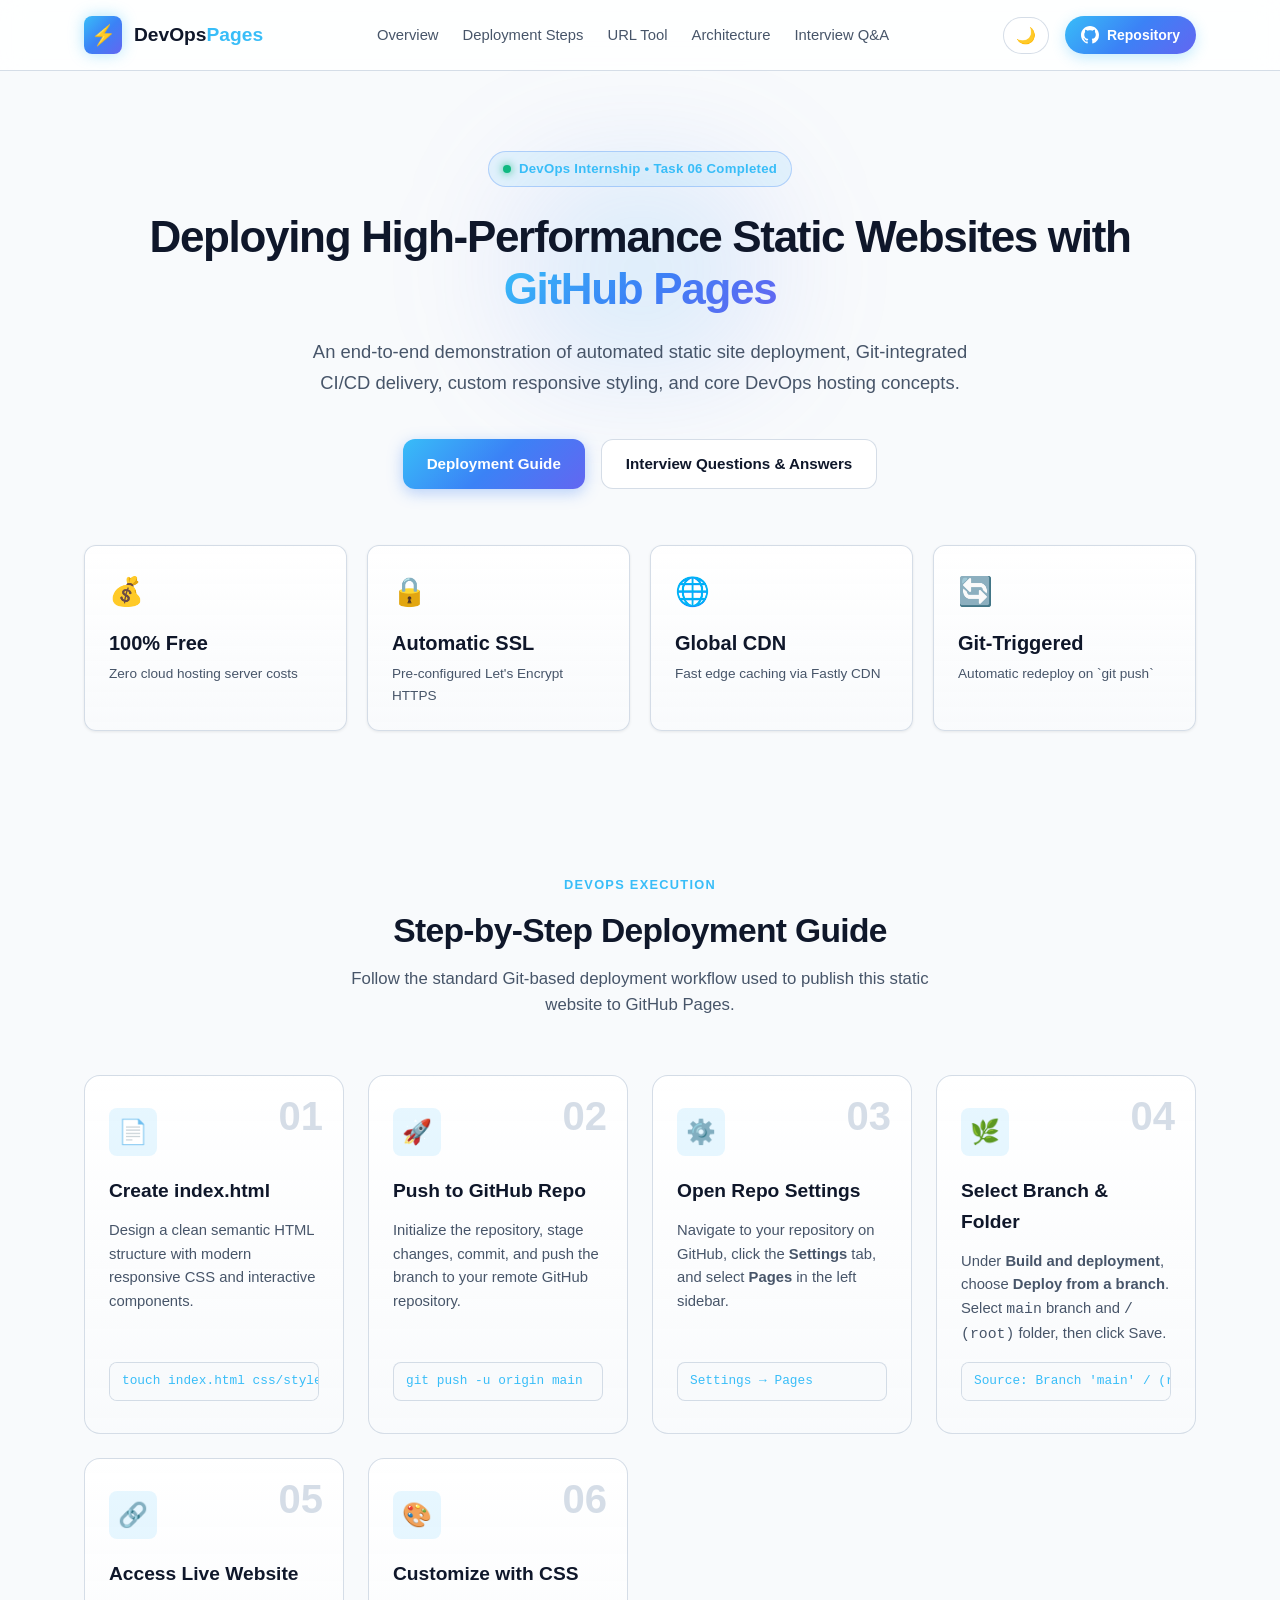
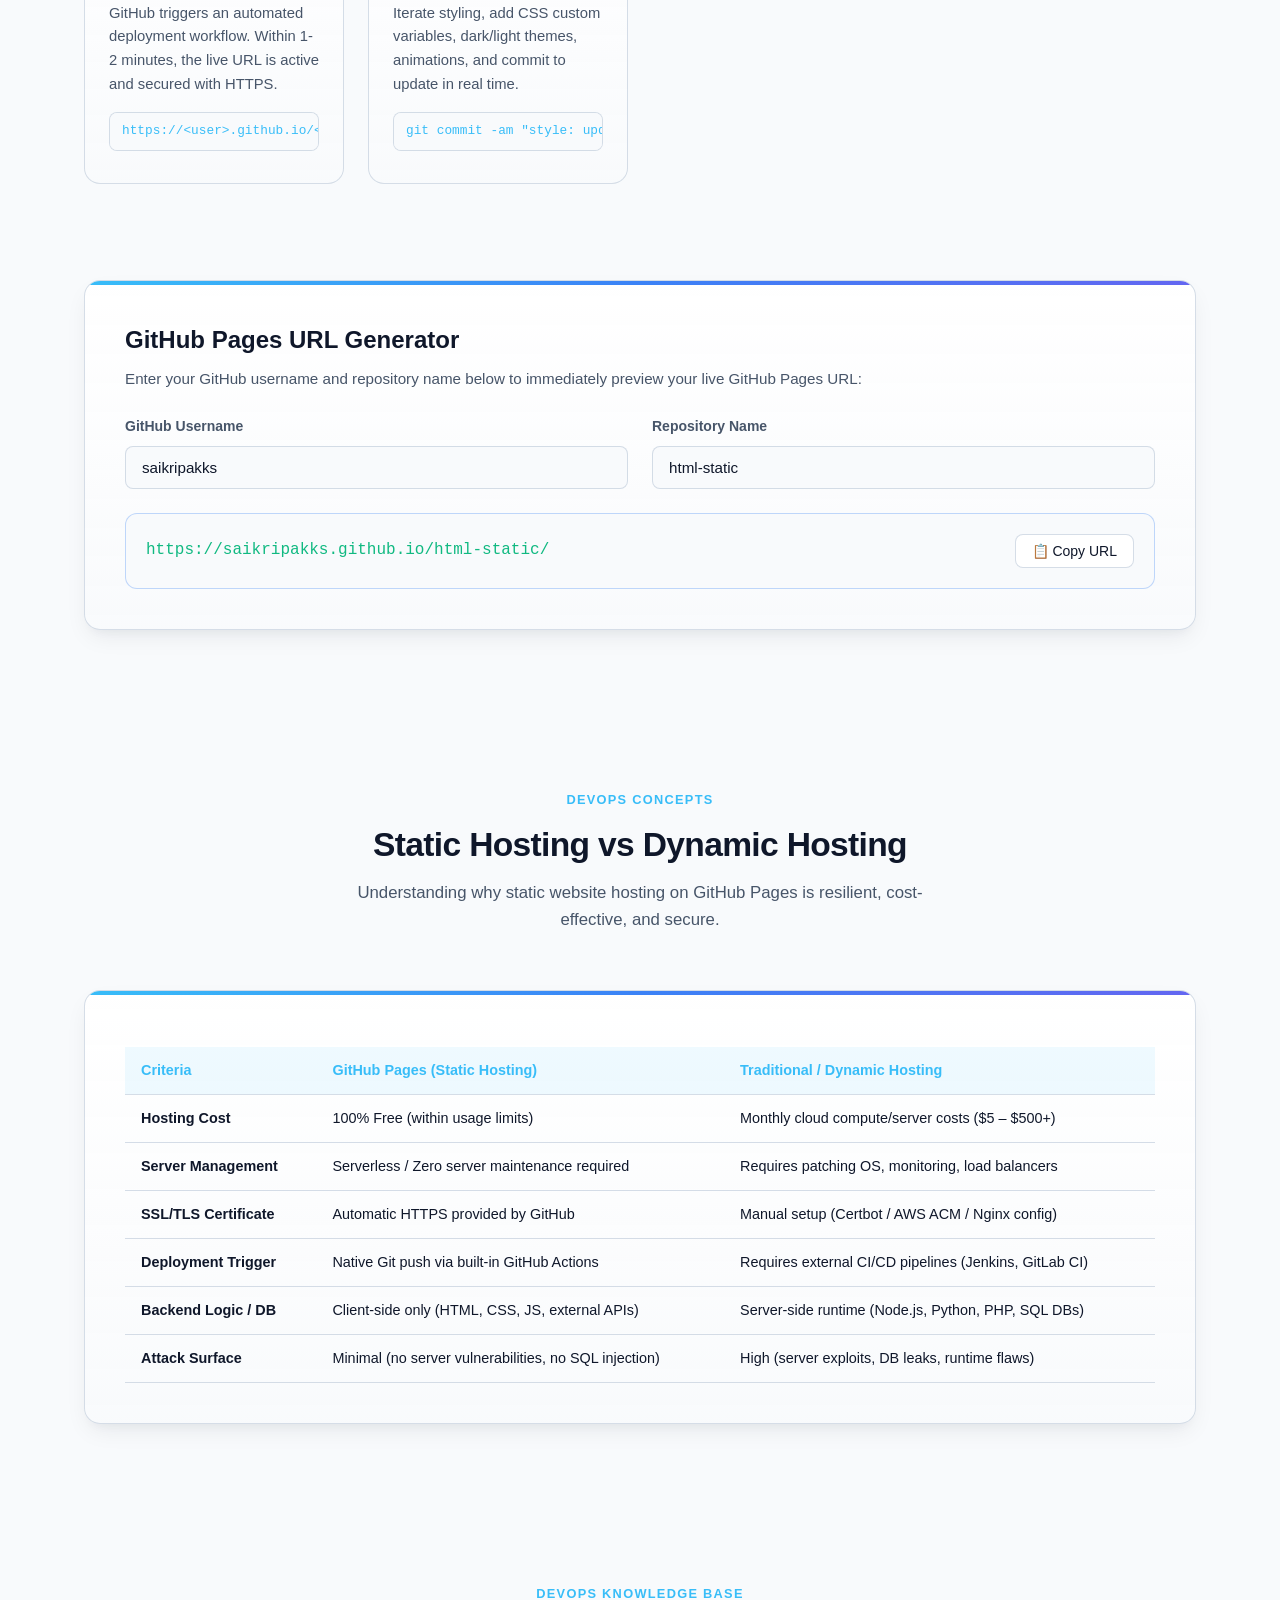
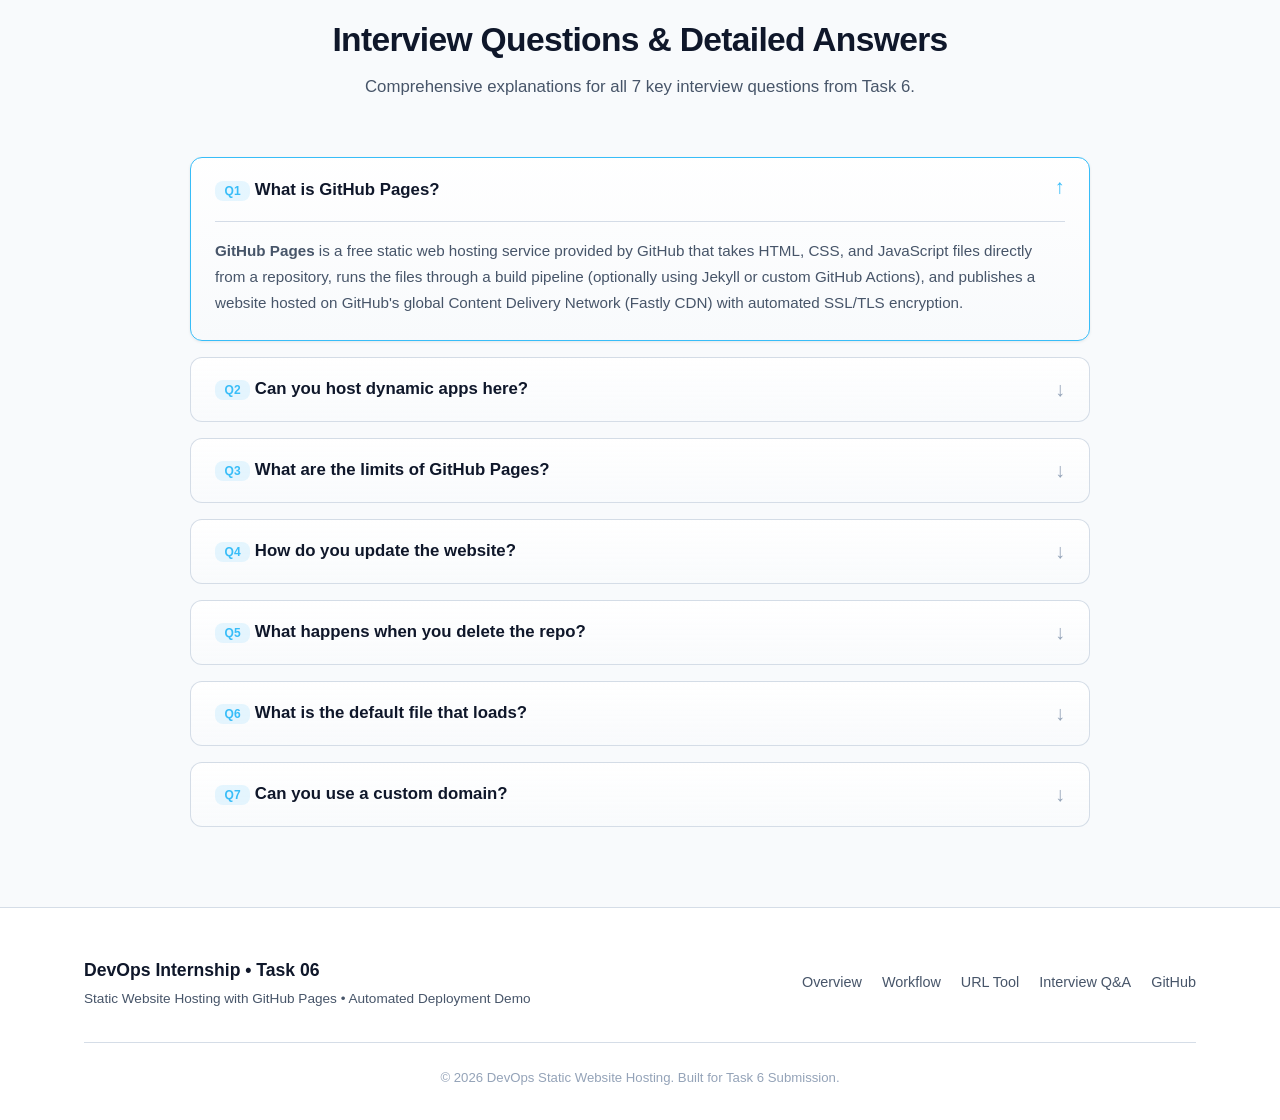
<file: index.html>
<!DOCTYPE html>
<html lang="en">
<head>
  <meta charset="UTF-8">
  <meta name="viewport" content="width=device-width, initial-scale=1.0">
  <meta name="description" content="DevOps Internship Task 6: Host a Static Website with GitHub Pages. Complete guide, live demo, and DevOps interview Q&A.">
  <meta name="author" content="DevOps Intern">
  <title>DevOps Task 6: Static Website on GitHub Pages</title>
  <link rel="stylesheet" href="css/style.css">
  <link rel="icon" href="data:image/svg+xml,<svg xmlns=%22http://www.w3.org/2000/svg%22 viewBox=%220%22%20width=%2232%22%20height=%2232%22><text y=%2226%22 font-size=%2226%22>🚀</text></svg>">
</head>
<body>

  <!-- Navigation Bar -->
  <nav class="navbar">
    <div class="container nav-container">
      <a href="#" class="nav-brand">
        <div class="nav-brand-icon">⚡</div>
        <div class="nav-brand-text">DevOps<span>Pages</span></div>
      </a>
      <ul class="nav-menu">
        <li><a href="#overview" class="nav-link">Overview</a></li>
        <li><a href="#workflow" class="nav-link">Deployment Steps</a></li>
        <li><a href="#url-calculator" class="nav-link">URL Tool</a></li>
        <li><a href="#architecture" class="nav-link">Architecture</a></li>
        <li><a href="#interview-qa" class="nav-link">Interview Q&amp;A</a></li>
      </ul>
      <div class="nav-actions">
        <button id="theme-toggle" class="theme-toggle-btn" aria-label="Toggle dark/light theme" title="Toggle Theme">☀️</button>
        <a href="https://github.com/saikripakks/html-static" target="_blank" rel="noopener noreferrer" class="btn-github">
          <svg width="18" height="18" viewBox="0 0 24 24" fill="currentColor">
            <path d="M12 0C5.37 0 0 5.37 0 12c0 5.31 3.435 9.795 8.205 11.385.6.105.825-.255.825-.57 0-.285-.015-1.23-.015-2.235-3.015.555-3.795-.735-4.035-1.41-.135-.345-.72-1.41-1.23-1.695-.42-.225-1.02-.78-.015-.795.945-.015 1.62.87 1.845 1.23 1.08 1.815 2.805 1.305 3.495.99.105-.78.42-1.305.765-1.605-2.67-.3-5.46-1.335-5.46-5.925 0-1.305.465-2.385 1.23-3.225-.12-.3-.54-1.53.12-3.18 0 0 1.005-.315 3.3 1.23.96-.27 1.98-.405 3-.405s2.04.135 3 .405c2.295-1.56 3.3-1.23 3.3-1.23.66 1.65.24 2.88.12 3.18.765.84 1.23 1.905 1.23 3.225 0 4.605-2.805 5.625-5.475 5.925.435.375.81 1.095.81 2.22 0 1.605-.015 2.895-.015 3.3 0 .315.225.69.825.57A12.02 12.02 0 0024 12c0-6.63-5.37-12-12-12z"/>
          </svg>
          <span>Repository</span>
        </a>
      </div>
    </div>
  </nav>

  <!-- Hero Section -->
  <header class="hero-section" id="overview">
    <div class="hero-glow"></div>
    <div class="container">
      <div class="badge">
        <span class="badge-pulse"></span>
        DevOps Internship &bull; Task 06 Completed
      </div>
      <h1 class="hero-title">
        Deploying High-Performance Static Websites with <span class="text-gradient">GitHub Pages</span>
      </h1>
      <p class="hero-subtitle">
        An end-to-end demonstration of automated static site deployment, Git-integrated CI/CD delivery, custom responsive styling, and core DevOps hosting concepts.
      </p>
      <div class="hero-buttons">
        <a href="#workflow" class="btn btn-primary">Deployment Guide</a>
        <a href="#interview-qa" class="btn btn-secondary">Interview Questions &amp; Answers</a>
      </div>

      <!-- Metrics / Highlights Grid -->
      <div class="metrics-grid">
        <div class="metric-card">
          <div class="metric-icon">💰</div>
          <div class="metric-value">100% Free</div>
          <div class="metric-label">Zero cloud hosting server costs</div>
        </div>
        <div class="metric-card">
          <div class="metric-icon">🔒</div>
          <div class="metric-value">Automatic SSL</div>
          <div class="metric-label">Pre-configured Let's Encrypt HTTPS</div>
        </div>
        <div class="metric-card">
          <div class="metric-icon">🌐</div>
          <div class="metric-value">Global CDN</div>
          <div class="metric-label">Fast edge caching via Fastly CDN</div>
        </div>
        <div class="metric-card">
          <div class="metric-icon">🔄</div>
          <div class="metric-value">Git-Triggered</div>
          <div class="metric-label">Automatic redeploy on `git push`</div>
        </div>
      </div>
    </div>
  </header>

  <!-- Deployment Workflow Section -->
  <section class="section" id="workflow">
    <div class="container">
      <div class="section-header">
        <span class="section-tag">DevOps Execution</span>
        <h2 class="section-title">Step-by-Step Deployment Guide</h2>
        <p class="section-desc">Follow the standard Git-based deployment workflow used to publish this static website to GitHub Pages.</p>
      </div>

      <div class="workflow-steps">
        <!-- Step 1 -->
        <div class="step-card">
          <div class="step-number">01</div>
          <div class="step-icon">📄</div>
          <h3 class="step-title">Create index.html</h3>
          <p class="step-desc">Design a clean semantic HTML structure with modern responsive CSS and interactive components.</p>
          <div class="step-command">touch index.html css/style.css</div>
        </div>

        <!-- Step 2 -->
        <div class="step-card">
          <div class="step-number">02</div>
          <div class="step-icon">🚀</div>
          <h3 class="step-title">Push to GitHub Repo</h3>
          <p class="step-desc">Initialize the repository, stage changes, commit, and push the branch to your remote GitHub repository.</p>
          <div class="step-command">git push -u origin main</div>
        </div>

        <!-- Step 3 -->
        <div class="step-card">
          <div class="step-number">03</div>
          <div class="step-icon">⚙️</div>
          <h3 class="step-title">Open Repo Settings</h3>
          <p class="step-desc">Navigate to your repository on GitHub, click the <strong>Settings</strong> tab, and select <strong>Pages</strong> in the left sidebar.</p>
          <div class="step-command">Settings &rarr; Pages</div>
        </div>

        <!-- Step 4 -->
        <div class="step-card">
          <div class="step-number">04</div>
          <div class="step-icon">🌿</div>
          <h3 class="step-title">Select Branch &amp; Folder</h3>
          <p class="step-desc">Under <strong>Build and deployment</strong>, choose <strong>Deploy from a branch</strong>. Select <code>main</code> branch and <code>/ (root)</code> folder, then click Save.</p>
          <div class="step-command">Source: Branch 'main' / (root)</div>
        </div>

        <!-- Step 5 -->
        <div class="step-card">
          <div class="step-number">05</div>
          <div class="step-icon">🔗</div>
          <h3 class="step-title">Access Live Website</h3>
          <p class="step-desc">GitHub triggers an automated deployment workflow. Within 1-2 minutes, the live URL is active and secured with HTTPS.</p>
          <div class="step-command">https://&lt;user&gt;.github.io/&lt;repo&gt;/</div>
        </div>

        <!-- Step 6 -->
        <div class="step-card">
          <div class="step-number">06</div>
          <div class="step-icon">🎨</div>
          <h3 class="step-title">Customize with CSS</h3>
          <p class="step-desc">Iterate styling, add CSS custom variables, dark/light themes, animations, and commit to update in real time.</p>
          <div class="step-command">git commit -am "style: update UI"</div>
        </div>
      </div>
    </div>
  </section>

  <!-- Live URL Calculator Tool -->
  <section class="section" id="url-calculator" style="padding-top: 1rem;">
    <div class="container">
      <div class="tool-box">
        <h3 style="font-size: 1.5rem; margin-bottom: 0.5rem; color: var(--text-primary);">GitHub Pages URL Generator</h3>
        <p style="color: var(--text-secondary); margin-bottom: 1.5rem; font-size: 0.95rem;">
          Enter your GitHub username and repository name below to immediately preview your live GitHub Pages URL:
        </p>
        <div class="tool-form">
          <div class="form-group">
            <label for="gh-username" class="form-label">GitHub Username</label>
            <input type="text" id="gh-username" class="form-input" value="saikripakks" placeholder="e.g. saikripakks">
          </div>
          <div class="form-group">
            <label for="gh-repo" class="form-label">Repository Name</label>
            <input type="text" id="gh-repo" class="form-input" value="html-static" placeholder="e.g. html-static">
          </div>
        </div>
        <div class="url-result-box">
          <span class="url-display" id="gh-url-display">https://saikripakks.github.io/html-static/</span>
          <button id="copy-url-btn" class="copy-btn">📋 Copy URL</button>
        </div>
      </div>
    </div>
  </section>

  <!-- Architecture & Comparison Section -->
  <section class="section" id="architecture">
    <div class="container">
      <div class="section-header">
        <span class="section-tag">DevOps Concepts</span>
        <h2 class="section-title">Static Hosting vs Dynamic Hosting</h2>
        <p class="section-desc">Understanding why static website hosting on GitHub Pages is resilient, cost-effective, and secure.</p>
      </div>

      <div class="tool-box">
        <div class="table-wrapper">
          <table class="styled-table">
            <thead>
              <tr>
                <th>Criteria</th>
                <th>GitHub Pages (Static Hosting)</th>
                <th>Traditional / Dynamic Hosting</th>
              </tr>
            </thead>
            <tbody>
              <tr>
                <td><strong>Hosting Cost</strong></td>
                <td>100% Free (within usage limits)</td>
                <td>Monthly cloud compute/server costs ($5 &ndash; $500+)</td>
              </tr>
              <tr>
                <td><strong>Server Management</strong></td>
                <td>Serverless / Zero server maintenance required</td>
                <td>Requires patching OS, monitoring, load balancers</td>
              </tr>
              <tr>
                <td><strong>SSL/TLS Certificate</strong></td>
                <td>Automatic HTTPS provided by GitHub</td>
                <td>Manual setup (Certbot / AWS ACM / Nginx config)</td>
              </tr>
              <tr>
                <td><strong>Deployment Trigger</strong></td>
                <td>Native Git push via built-in GitHub Actions</td>
                <td>Requires external CI/CD pipelines (Jenkins, GitLab CI)</td>
              </tr>
              <tr>
                <td><strong>Backend Logic / DB</strong></td>
                <td>Client-side only (HTML, CSS, JS, external APIs)</td>
                <td>Server-side runtime (Node.js, Python, PHP, SQL DBs)</td>
              </tr>
              <tr>
                <td><strong>Attack Surface</strong></td>
                <td>Minimal (no server vulnerabilities, no SQL injection)</td>
                <td>High (server exploits, DB leaks, runtime flaws)</td>
              </tr>
            </tbody>
          </table>
        </div>
      </div>
    </div>
  </section>

  <!-- Interview Questions & Answers Section -->
  <section class="section" id="interview-qa">
    <div class="container">
      <div class="section-header">
        <span class="section-tag">DevOps Knowledge Base</span>
        <h2 class="section-title">Interview Questions &amp; Detailed Answers</h2>
        <p class="section-desc">Comprehensive explanations for all 7 key interview questions from Task 6.</p>
      </div>

      <div class="qa-grid">
        <!-- Question 1 -->
        <div class="qa-item active">
          <button class="qa-question" aria-expanded="true">
            <span><span class="qa-badge">Q1</span> What is GitHub Pages?</span>
            <span class="qa-toggle-icon">&darr;</span>
          </button>
          <div class="qa-answer">
            <div class="qa-answer-content">
              <strong>GitHub Pages</strong> is a free static web hosting service provided by GitHub that takes HTML, CSS, and JavaScript files directly from a repository, runs the files through a build pipeline (optionally using Jekyll or custom GitHub Actions), and publishes a website hosted on GitHub's global Content Delivery Network (Fastly CDN) with automated SSL/TLS encryption.
            </div>
          </div>
        </div>

        <!-- Question 2 -->
        <div class="qa-item">
          <button class="qa-question" aria-expanded="false">
            <span><span class="qa-badge">Q2</span> Can you host dynamic apps here?</span>
            <span class="qa-toggle-icon">&darr;</span>
          </button>
          <div class="qa-answer">
            <div class="qa-answer-content">
              <strong>No, you cannot execute server-side dynamic applications</strong> (such as PHP, Node.js/Express, Python/Django, Ruby on Rails, or Java backends) directly on GitHub Pages because there is no server-side application runtime or direct database connection.
              <br><br>
              <em>However:</em> You <strong>can</strong> host Single Page Applications (SPAs built with React, Vue, Angular) and static site generators (Next.js static export, Gatsby, Hugo, Astro) as long as they compile to static HTML, CSS, and JS. Dynamic data can still be fetched client-side by calling external REST APIs or serverless functions (like AWS Lambda or Supabase).
            </div>
          </div>
        </div>

        <!-- Question 3 -->
        <div class="qa-item">
          <button class="qa-question" aria-expanded="false">
            <span><span class="qa-badge">Q3</span> What are the limits of GitHub Pages?</span>
            <span class="qa-toggle-icon">&darr;</span>
          </button>
          <div class="qa-answer">
            <div class="qa-answer-content">
              GitHub Pages is subject to specific usage guidelines and limits:
              <ul>
                <li><strong>Repository Size:</strong> Recommended to stay under 1 GB.</li>
                <li><strong>Site Size:</strong> Published sites cannot be larger than 1 GB.</li>
                <li><strong>Bandwidth:</strong> Soft limit of 100 GB per month.</li>
                <li><strong>Build Limit:</strong> Maximum of 10 builds per hour.</li>
                <li><strong>Commercial Restrictions:</strong> Prohibited from running high-frequency commercial e-commerce transactions or malicious operations.</li>
              </ul>
            </div>
          </div>
        </div>

        <!-- Question 4 -->
        <div class="qa-item">
          <button class="qa-question" aria-expanded="false">
            <span><span class="qa-badge">Q4</span> How do you update the website?</span>
            <span class="qa-toggle-icon">&darr;</span>
          </button>
          <div class="qa-answer">
            <div class="qa-answer-content">
              Updating the website follows the standard Git workflow:
              <ol style="padding-left: 1.25rem; margin-top: 0.5rem;">
                <li>Make code changes locally to files like <code>index.html</code>, <code>style.css</code>, or scripts.</li>
                <li>Stage and commit the changes: <code>git add . &amp;&amp; git commit -m "Update website content"</code>.</li>
                <li>Push the commits to the publishing branch: <code>git push origin main</code>.</li>
              </ol>
              GitHub Pages automatically triggers a background deployment workflow to re-build and re-publish the site within 1 to 2 minutes.
            </div>
          </div>
        </div>

        <!-- Question 5 -->
        <div class="qa-item">
          <button class="qa-question" aria-expanded="false">
            <span><span class="qa-badge">Q5</span> What happens when you delete the repo?</span>
            <span class="qa-toggle-icon">&darr;</span>
          </button>
          <div class="qa-answer">
            <div class="qa-answer-content">
              When the repository hosting the GitHub Pages site is deleted:
              <ul>
                <li>The associated GitHub Pages website is immediately <strong>taken offline</strong> and permanently deleted from GitHub's servers.</li>
                <li>Any visitors navigating to the live URL will receive an HTTP <strong>404 Not Found</strong> error.</li>
                <li>Any custom domain configuration attached to the repository is released.</li>
              </ul>
            </div>
          </div>
        </div>

        <!-- Question 6 -->
        <div class="qa-item">
          <button class="qa-question" aria-expanded="false">
            <span><span class="qa-badge">Q6</span> What is the default file that loads?</span>
            <span class="qa-toggle-icon">&darr;</span>
          </button>
          <div class="qa-answer">
            <div class="qa-answer-content">
              The default file that loads when a user visits the root directory is <strong><code>index.html</code></strong> (or <code>index.md</code> if Jekyll markdown processing is enabled).
              <br><br>
              Additionally, if GitHub Pages encounters an invalid route, it will automatically serve a custom <strong><code>404.html</code></strong> page if present in the root of your publishing branch.
            </div>
          </div>
        </div>

        <!-- Question 7 -->
        <div class="qa-item">
          <button class="qa-question" aria-expanded="false">
            <span><span class="qa-badge">Q7</span> Can you use a custom domain?</span>
            <span class="qa-toggle-icon">&darr;</span>
          </button>
          <div class="qa-answer">
            <div class="qa-answer-content">
              <strong>Yes, custom domains are fully supported.</strong>
              <br><br>
              To configure a custom domain (e.g., <code>www.mydevopsportfolio.com</code>):
              <ul>
                <li><strong>Add CNAME file:</strong> Create a <code>CNAME</code> file in the repository containing your domain name, or enter the domain in repository <strong>Settings &rarr; Pages &rarr; Custom domain</strong>.</li>
                <li><strong>DNS Configuration:</strong> In your DNS provider (e.g., Cloudflare, Route53, Namecheap):
                  <ul>
                    <li>For apex domains (<code>example.com</code>): Add <strong>A records</strong> pointing to GitHub's Anycast IP addresses (<code>185.199.108.153</code>, <code>185.199.109.153</code>, <code>185.199.110.153</code>, <code>185.199.111.153</code>).</li>
                    <li>For subdomains (<code>www.example.com</code>): Add a <strong>CNAME record</strong> pointing to <code>&lt;username&gt;.github.io</code>.</li>
                  </ul>
                </li>
                <li><strong>Enforce HTTPS:</strong> Check "Enforce HTTPS" in GitHub Pages settings to generate a free Let's Encrypt SSL certificate.</li>
              </ul>
            </div>
          </div>
        </div>

      </div>
    </div>
  </section>

  <!-- Footer -->
  <footer class="footer">
    <div class="container">
      <div class="footer-content">
        <div class="footer-brand">
          <h4>DevOps Internship &bull; Task 06</h4>
          <p>Static Website Hosting with GitHub Pages &bull; Automated Deployment Demo</p>
        </div>
        <div class="footer-links">
          <a href="#overview">Overview</a>
          <a href="#workflow">Workflow</a>
          <a href="#url-calculator">URL Tool</a>
          <a href="#interview-qa">Interview Q&amp;A</a>
          <a href="https://github.com/saikripakks/html-static" target="_blank" rel="noopener noreferrer">GitHub</a>
        </div>
      </div>
      <div class="footer-bottom">
        &copy; <span id="current-year">2026</span> DevOps Static Website Hosting. Built for Task 6 Submission.
      </div>
    </div>
  </footer>

  <script src="js/script.js"></script>
</body>
</html>
</file>
<file: css/style.css>
:root {
  --bg-primary: #0f172a;
  --bg-secondary: #1e293b;
  --bg-card: rgba(30, 41, 59, 0.7);
  --bg-card-hover: rgba(51, 65, 85, 0.8);
  --border-color: rgba(148, 163, 184, 0.15);
  --border-accent: rgba(56, 189, 248, 0.3);
  --text-primary: #f8fafc;
  --text-secondary: #94a3b8;
  --text-muted: #64748b;
  --accent-cyan: #38bdf8;
  --accent-blue: #3b82f6;
  --accent-indigo: #6366f1;
  --accent-emerald: #10b981;
  --accent-amber: #f59e0b;
  --gradient-brand: linear-gradient(135deg, #38bdf8 0%, #3b82f6 50%, #6366f1 100%);
  --gradient-card: linear-gradient(180deg, rgba(30, 41, 59, 0.8) 0%, rgba(15, 23, 42, 0.9) 100%);
  --shadow-sm: 0 2px 4px rgba(0, 0, 0, 0.3);
  --shadow-lg: 0 10px 25px -5px rgba(0, 0, 0, 0.4), 0 8px 10px -6px rgba(0, 0, 0, 0.4);
  --shadow-glow: 0 0 25px rgba(56, 189, 248, 0.15);
  --radius-sm: 8px;
  --radius-md: 12px;
  --radius-lg: 16px;
  --radius-full: 9999px;
  --font-sans: 'Inter', -apple-system, BlinkMacSystemFont, "Segoe UI", Roboto, "Helvetica Neue", sans-serif;
  --transition: all 0.25s cubic-bezier(0.4, 0, 0.2, 1);
}

[data-theme="light"] {
  --bg-primary: #f8fafc;
  --bg-secondary: #ffffff;
  --bg-card: rgba(255, 255, 255, 0.85);
  --bg-card-hover: rgba(241, 245, 249, 1);
  --border-color: rgba(203, 213, 225, 0.8);
  --border-accent: rgba(59, 130, 246, 0.3);
  --text-primary: #0f172a;
  --text-secondary: #475569;
  --text-muted: #94a3b8;
  --gradient-card: linear-gradient(180deg, rgba(255, 255, 255, 0.95) 0%, rgba(248, 250, 252, 0.9) 100%);
  --shadow-sm: 0 1px 3px rgba(0, 0, 0, 0.08);
  --shadow-lg: 0 10px 25px -5px rgba(15, 23, 42, 0.08), 0 8px 10px -6px rgba(15, 23, 42, 0.04);
  --shadow-glow: 0 0 25px rgba(59, 130, 246, 0.1);
}

/* Base Styles */
* {
  margin: 0;
  padding: 0;
  box-sizing: border-box;
}

html {
  scroll-behavior: smooth;
}

body {
  font-family: var(--font-sans);
  background-color: var(--bg-primary);
  color: var(--text-primary);
  line-height: 1.6;
  min-height: 100vh;
  display: flex;
  flex-direction: column;
  transition: background-color 0.3s ease, color 0.3s ease;
  overflow-x: hidden;
}

.container {
  max-width: 1160px;
  margin: 0 auto;
  padding: 0 1.5rem;
}

/* Navigation */
.navbar {
  position: sticky;
  top: 0;
  z-index: 100;
  background: var(--bg-card);
  backdrop-filter: blur(12px);
  -webkit-backdrop-filter: blur(12px);
  border-bottom: 1px solid var(--border-color);
  padding: 1rem 0;
}

.nav-container {
  display: flex;
  justify-content: space-between;
  align-items: center;
}

.nav-brand {
  display: flex;
  align-items: center;
  gap: 0.75rem;
  text-decoration: none;
  color: var(--text-primary);
  font-weight: 700;
  font-size: 1.2rem;
}

.nav-brand-icon {
  width: 38px;
  height: 38px;
  border-radius: var(--radius-sm);
  background: var(--gradient-brand);
  display: flex;
  align-items: center;
  justify-content: center;
  color: #ffffff;
  font-size: 1.25rem;
  box-shadow: 0 0 15px rgba(56, 189, 248, 0.4);
}

.nav-brand-text span {
  color: var(--accent-cyan);
}

.nav-menu {
  display: flex;
  align-items: center;
  list-style: none;
  gap: 1.5rem;
}

.nav-link {
  text-decoration: none;
  color: var(--text-secondary);
  font-size: 0.925rem;
  font-weight: 500;
  transition: var(--transition);
}

.nav-link:hover {
  color: var(--accent-cyan);
}

.nav-actions {
  display: flex;
  align-items: center;
  gap: 1rem;
}

.theme-toggle-btn {
  background: var(--bg-secondary);
  border: 1px solid var(--border-color);
  color: var(--text-primary);
  padding: 0.5rem 0.75rem;
  border-radius: var(--radius-full);
  cursor: pointer;
  font-size: 1rem;
  display: flex;
  align-items: center;
  justify-content: center;
  transition: var(--transition);
}

.theme-toggle-btn:hover {
  border-color: var(--accent-cyan);
  transform: scale(1.05);
}

.btn-github {
  display: inline-flex;
  align-items: center;
  gap: 0.5rem;
  padding: 0.5rem 1rem;
  background: var(--gradient-brand);
  color: #ffffff;
  text-decoration: none;
  border-radius: var(--radius-full);
  font-size: 0.875rem;
  font-weight: 600;
  box-shadow: 0 4px 14px rgba(56, 189, 248, 0.3);
  transition: var(--transition);
}

.btn-github:hover {
  transform: translateY(-2px);
  box-shadow: 0 6px 20px rgba(56, 189, 248, 0.45);
}

/* Hero Section */
.hero-section {
  padding: 5rem 0 4rem;
  position: relative;
  text-align: center;
}

.hero-glow {
  position: absolute;
  top: 10%;
  left: 50%;
  transform: translateX(-50%);
  width: 450px;
  height: 250px;
  background: radial-gradient(circle, rgba(56, 189, 248, 0.18) 0%, rgba(99, 102, 241, 0.08) 50%, transparent 70%);
  filter: blur(50px);
  z-index: -1;
  pointer-events: none;
}

.badge {
  display: inline-flex;
  align-items: center;
  gap: 0.5rem;
  padding: 0.375rem 0.875rem;
  background: rgba(56, 189, 248, 0.1);
  border: 1px solid var(--border-accent);
  border-radius: var(--radius-full);
  color: var(--accent-cyan);
  font-size: 0.825rem;
  font-weight: 600;
  margin-bottom: 1.5rem;
  letter-spacing: 0.02em;
}

.badge-pulse {
  width: 8px;
  height: 8px;
  background: var(--accent-emerald);
  border-radius: 50%;
  box-shadow: 0 0 8px var(--accent-emerald);
  animation: pulse 2s infinite;
}

@keyframes pulse {
  0% { transform: scale(0.95); opacity: 0.8; }
  50% { transform: scale(1.3); opacity: 1; }
  100% { transform: scale(0.95); opacity: 0.8; }
}

.hero-title {
  font-size: 2.75rem;
  font-weight: 800;
  line-height: 1.2;
  margin-bottom: 1.25rem;
  letter-spacing: -0.03em;
}

.text-gradient {
  background: var(--gradient-brand);
  -webkit-background-clip: text;
  -webkit-text-fill-color: transparent;
}

.hero-subtitle {
  font-size: 1.15rem;
  color: var(--text-secondary);
  max-width: 680px;
  margin: 0 auto 2.5rem;
  line-height: 1.7;
}

.hero-buttons {
  display: flex;
  justify-content: center;
  gap: 1rem;
  flex-wrap: wrap;
}

.btn {
  display: inline-flex;
  align-items: center;
  gap: 0.5rem;
  padding: 0.75rem 1.5rem;
  border-radius: var(--radius-md);
  font-weight: 600;
  font-size: 0.95rem;
  text-decoration: none;
  cursor: pointer;
  transition: var(--transition);
  border: none;
}

.btn-primary {
  background: var(--gradient-brand);
  color: #ffffff;
  box-shadow: 0 4px 15px rgba(59, 130, 246, 0.35);
}

.btn-primary:hover {
  transform: translateY(-2px);
  box-shadow: 0 6px 22px rgba(59, 130, 246, 0.5);
}

.btn-secondary {
  background: var(--bg-secondary);
  color: var(--text-primary);
  border: 1px solid var(--border-color);
}

.btn-secondary:hover {
  background: var(--bg-card-hover);
  border-color: var(--accent-cyan);
  transform: translateY(-2px);
}

/* Metrics Grid */
.metrics-grid {
  display: grid;
  grid-template-columns: repeat(auto-fit, minmax(220px, 1fr));
  gap: 1.25rem;
  margin-top: 3.5rem;
}

.metric-card {
  background: var(--gradient-card);
  border: 1px solid var(--border-color);
  padding: 1.5rem;
  border-radius: var(--radius-md);
  text-align: left;
  transition: var(--transition);
  box-shadow: var(--shadow-sm);
}

.metric-card:hover {
  border-color: var(--accent-cyan);
  transform: translateY(-4px);
  box-shadow: var(--shadow-glow);
}

.metric-icon {
  font-size: 1.75rem;
  margin-bottom: 0.75rem;
}

.metric-value {
  font-size: 1.25rem;
  font-weight: 700;
  color: var(--text-primary);
  margin-bottom: 0.25rem;
}

.metric-label {
  font-size: 0.85rem;
  color: var(--text-secondary);
}

/* Section Common */
.section {
  padding: 5rem 0;
}

.section-header {
  text-align: center;
  margin-bottom: 3.5rem;
}

.section-tag {
  color: var(--accent-cyan);
  text-transform: uppercase;
  font-size: 0.8rem;
  font-weight: 700;
  letter-spacing: 0.1em;
  margin-bottom: 0.5rem;
  display: block;
}

.section-title {
  font-size: 2.1rem;
  font-weight: 700;
  color: var(--text-primary);
  letter-spacing: -0.02em;
}

.section-desc {
  color: var(--text-secondary);
  font-size: 1.05rem;
  max-width: 600px;
  margin: 0.5rem auto 0;
}

/* Workflow Timeline / Steps */
.workflow-steps {
  display: grid;
  grid-template-columns: repeat(auto-fit, minmax(260px, 1fr));
  gap: 1.5rem;
  position: relative;
}

.step-card {
  background: var(--gradient-card);
  border: 1px solid var(--border-color);
  border-radius: var(--radius-lg);
  padding: 2rem 1.5rem;
  position: relative;
  transition: var(--transition);
  display: flex;
  flex-direction: column;
}

.step-card:hover {
  border-color: var(--accent-blue);
  box-shadow: var(--shadow-lg);
  transform: translateY(-5px);
}

.step-number {
  position: absolute;
  top: 1.25rem;
  right: 1.25rem;
  font-size: 2.5rem;
  font-weight: 900;
  color: var(--border-color);
  line-height: 1;
  user-select: none;
}

.step-icon {
  width: 48px;
  height: 48px;
  border-radius: var(--radius-sm);
  background: rgba(56, 189, 248, 0.12);
  display: flex;
  align-items: center;
  justify-content: center;
  font-size: 1.5rem;
  color: var(--accent-cyan);
  margin-bottom: 1.25rem;
}

.step-title {
  font-size: 1.2rem;
  font-weight: 700;
  margin-bottom: 0.75rem;
  color: var(--text-primary);
}

.step-desc {
  font-size: 0.925rem;
  color: var(--text-secondary);
  line-height: 1.6;
  margin-bottom: 1rem;
}

.step-command {
  margin-top: auto;
  background: var(--bg-primary);
  border: 1px solid var(--border-color);
  border-radius: var(--radius-sm);
  padding: 0.5rem 0.75rem;
  font-family: ui-monospace, SFMono-Regular, Menlo, Monaco, Consolas, monospace;
  font-size: 0.8rem;
  color: var(--accent-cyan);
  overflow-x: auto;
  white-space: nowrap;
}

/* Interactive URL Calculator Tool */
.tool-box {
  background: var(--gradient-card);
  border: 1px solid var(--border-color);
  border-radius: var(--radius-lg);
  padding: 2.5rem;
  box-shadow: var(--shadow-lg);
  position: relative;
  overflow: hidden;
}

.tool-box::before {
  content: "";
  position: absolute;
  top: 0;
  left: 0;
  width: 100%;
  height: 4px;
  background: var(--gradient-brand);
}

.tool-form {
  display: grid;
  grid-template-columns: 1fr 1fr;
  gap: 1.5rem;
  margin-bottom: 1.5rem;
}

@media (max-width: 640px) {
  .tool-form {
    grid-template-columns: 1fr;
  }
}

.form-group {
  display: flex;
  flex-direction: column;
  gap: 0.5rem;
}

.form-label {
  font-size: 0.875rem;
  font-weight: 600;
  color: var(--text-secondary);
}

.form-input {
  background: var(--bg-primary);
  border: 1px solid var(--border-color);
  color: var(--text-primary);
  padding: 0.75rem 1rem;
  border-radius: var(--radius-sm);
  font-size: 0.95rem;
  outline: none;
  transition: var(--transition);
}

.form-input:focus {
  border-color: var(--accent-cyan);
  box-shadow: 0 0 0 3px rgba(56, 189, 248, 0.2);
}

.url-result-box {
  background: var(--bg-primary);
  border: 1px solid var(--border-accent);
  border-radius: var(--radius-md);
  padding: 1.25rem;
  display: flex;
  align-items: center;
  justify-content: space-between;
  gap: 1rem;
  flex-wrap: wrap;
}

.url-display {
  font-family: ui-monospace, SFMono-Regular, Menlo, Monaco, Consolas, monospace;
  font-size: 1rem;
  color: var(--accent-emerald);
  word-break: break-all;
}

.copy-btn {
  background: var(--bg-secondary);
  border: 1px solid var(--border-color);
  color: var(--text-primary);
  padding: 0.5rem 1rem;
  border-radius: var(--radius-sm);
  cursor: pointer;
  font-size: 0.875rem;
  font-weight: 500;
  display: inline-flex;
  align-items: center;
  gap: 0.5rem;
  transition: var(--transition);
}

.copy-btn:hover {
  background: var(--accent-cyan);
  color: #0f172a;
  border-color: var(--accent-cyan);
}

/* Interview Q&A Section */
.qa-grid {
  display: flex;
  flex-direction: column;
  gap: 1rem;
  max-width: 900px;
  margin: 0 auto;
}

.qa-item {
  background: var(--gradient-card);
  border: 1px solid var(--border-color);
  border-radius: var(--radius-md);
  overflow: hidden;
  transition: var(--transition);
}

.qa-item.active {
  border-color: var(--accent-cyan);
  box-shadow: var(--shadow-sm);
}

.qa-question {
  width: 100%;
  padding: 1.25rem 1.5rem;
  background: transparent;
  border: none;
  text-align: left;
  font-size: 1.05rem;
  font-weight: 600;
  color: var(--text-primary);
  cursor: pointer;
  display: flex;
  justify-content: space-between;
  align-items: center;
  gap: 1rem;
}

.qa-badge {
  background: rgba(56, 189, 248, 0.12);
  color: var(--accent-cyan);
  padding: 0.2rem 0.6rem;
  border-radius: var(--radius-sm);
  font-size: 0.75rem;
  font-weight: 700;
}

.qa-toggle-icon {
  font-size: 1.25rem;
  color: var(--text-muted);
  transition: transform 0.3s ease;
}

.qa-item.active .qa-toggle-icon {
  transform: rotate(180deg);
  color: var(--accent-cyan);
}

.qa-answer {
  max-height: 0;
  overflow: hidden;
  transition: max-height 0.35s ease-out;
  padding: 0 1.5rem;
}

.qa-item.active .qa-answer {
  padding: 0 1.5rem 1.5rem;
  max-height: 500px;
}

.qa-answer-content {
  color: var(--text-secondary);
  font-size: 0.95rem;
  line-height: 1.7;
  border-top: 1px solid var(--border-color);
  padding-top: 1rem;
}

.qa-answer-content ul {
  padding-left: 1.25rem;
  margin-top: 0.5rem;
}

.qa-answer-content li {
  margin-bottom: 0.4rem;
}

/* Comparison Table */
.table-wrapper {
  overflow-x: auto;
  margin-top: 1rem;
}

.styled-table {
  width: 100%;
  border-collapse: collapse;
  font-size: 0.9rem;
}

.styled-table th, .styled-table td {
  padding: 0.75rem 1rem;
  text-align: left;
  border-bottom: 1px solid var(--border-color);
}

.styled-table th {
  background: rgba(56, 189, 248, 0.08);
  color: var(--accent-cyan);
  font-weight: 600;
}

/* Footer */
.footer {
  margin-top: auto;
  border-top: 1px solid var(--border-color);
  background: var(--bg-secondary);
  padding: 3rem 0 2rem;
}

.footer-content {
  display: flex;
  justify-content: space-between;
  align-items: center;
  flex-wrap: wrap;
  gap: 1.5rem;
  margin-bottom: 2rem;
}

.footer-brand h4 {
  font-size: 1.1rem;
  color: var(--text-primary);
  margin-bottom: 0.25rem;
}

.footer-brand p {
  font-size: 0.85rem;
  color: var(--text-secondary);
}

.footer-links {
  display: flex;
  gap: 1.25rem;
}

.footer-links a {
  color: var(--text-secondary);
  text-decoration: none;
  font-size: 0.9rem;
  transition: var(--transition);
}

.footer-links a:hover {
  color: var(--accent-cyan);
}

.footer-bottom {
  text-align: center;
  padding-top: 1.5rem;
  border-top: 1px solid var(--border-color);
  font-size: 0.825rem;
  color: var(--text-muted);
}

/* Responsive adjustments */
@media (max-width: 768px) {
  .nav-menu {
    display: none;
  }
  
  .hero-title {
    font-size: 2.1rem;
  }
  
  .section {
    padding: 3.5rem 0;
  }
  
  .footer-content {
    flex-direction: column;
    text-align: center;
  }
}
</file>
